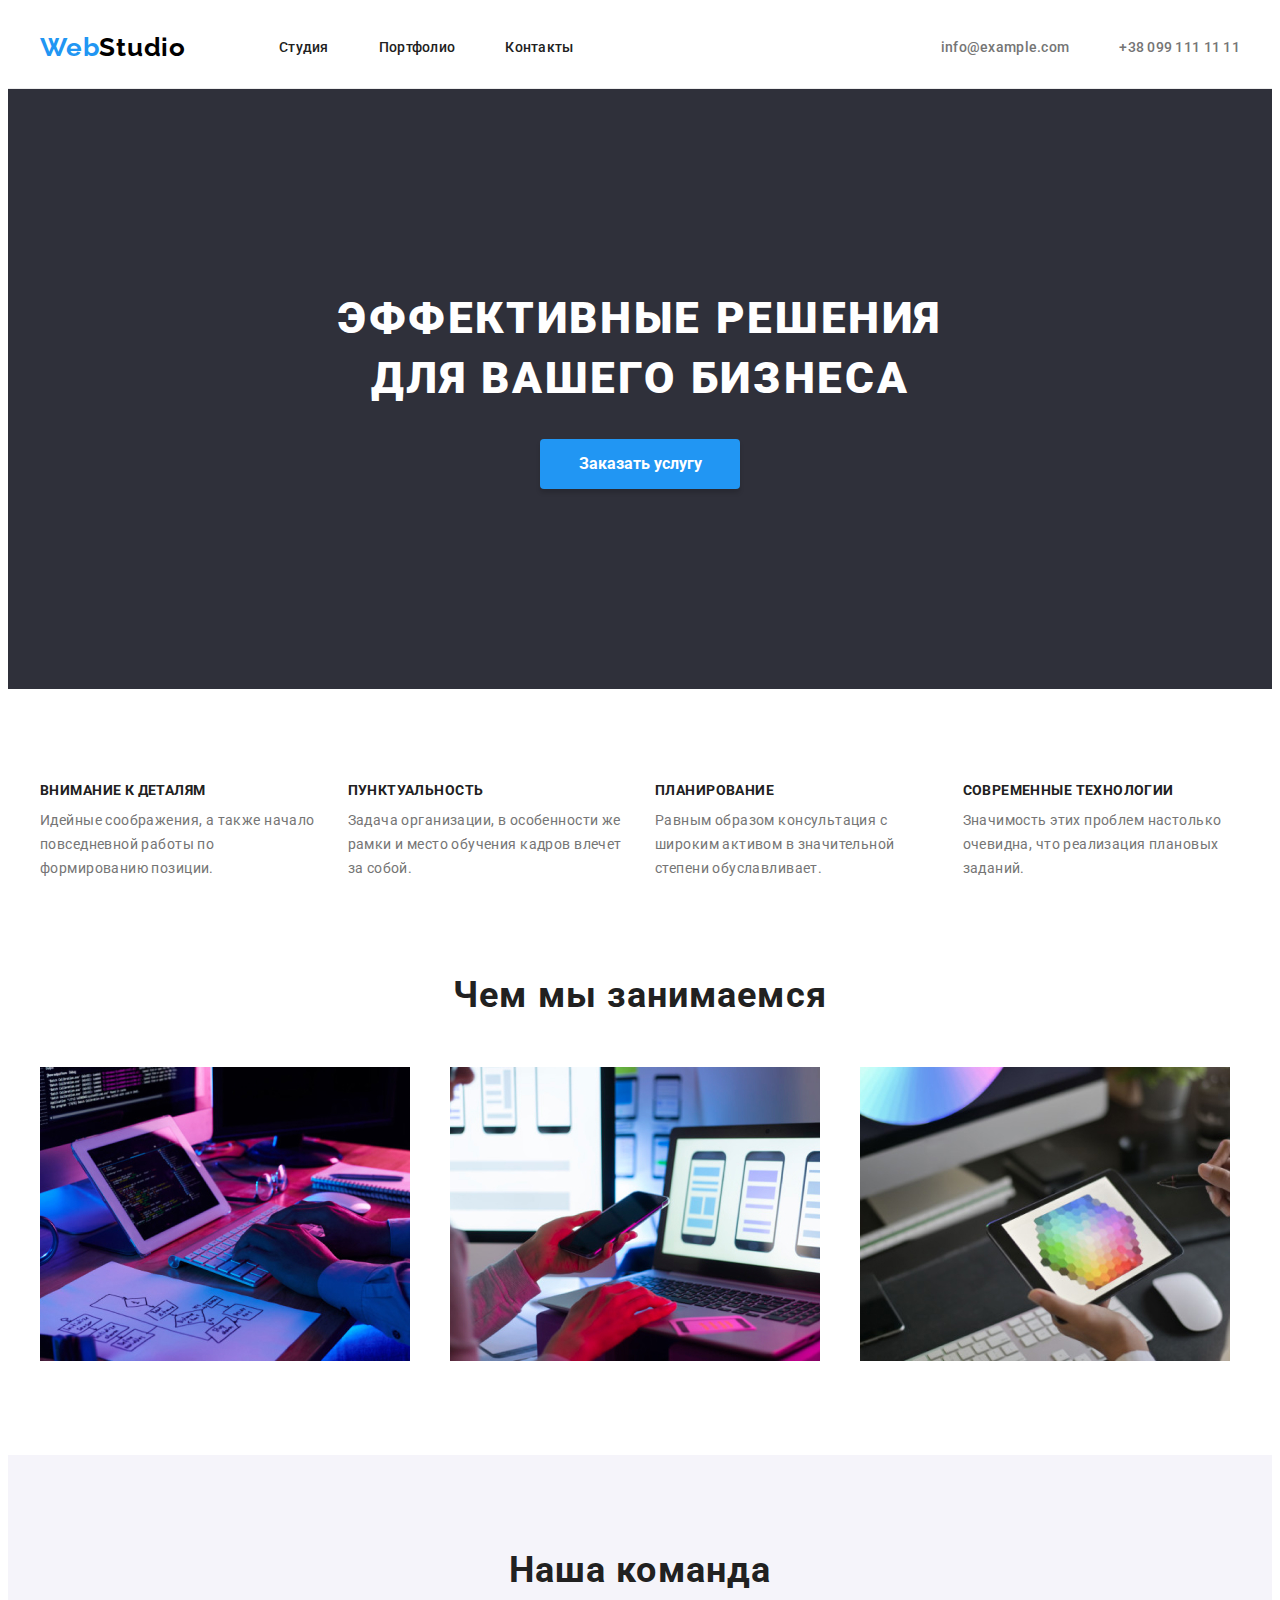
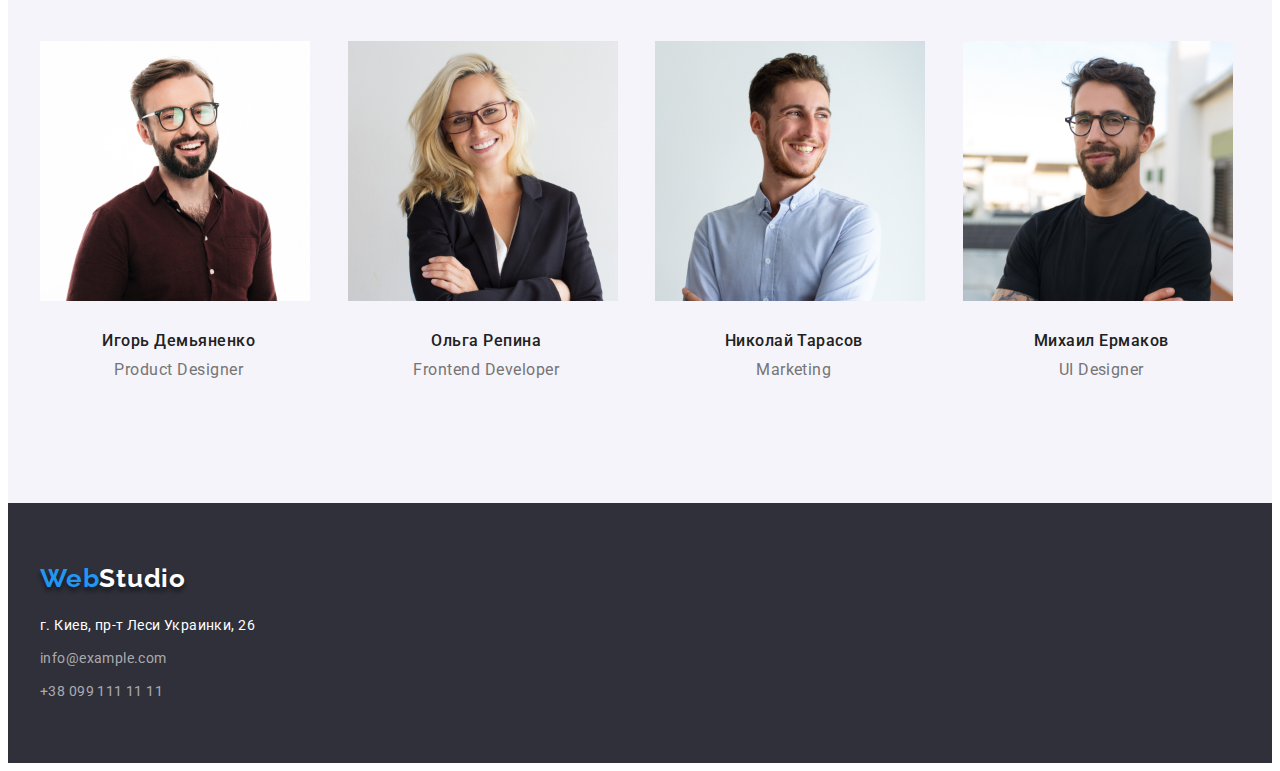
<file: index.html>
<!DOCTYPE html>
<html lang="ru">
<head>
    <meta charset="UTF-8">
    <meta http-equiv="X-UA-Compatible" content="IE=edge">
    <meta name="viewport" content="width=device-width, initial-scale=1.0">
    <link rel="preconnect" href="https://fonts.gstatic.com">
    <title>Эффективные решения для вашего бизнеса</title>
    <link rel="preconnect" href="https://fonts.gstatic.com">
    <link href="https://fonts.googleapis.com/css2?family=Raleway:wght@700&family=Roboto:wght@400;500;700;900&display=swap"
        rel="stylesheet">
    <link rel="stylesheet" href="https://cdnjs.cloudflare.com/ajax/libs/modern-normalize/1.0.0/modern-normalize.min.css"
        integrity="sha512-ISS7cAi1PEhQ8jnbJpJZMd29NlhNj4AWYyLOSp2CE/CsHxTCu+r+t0D2yoJudVrd0/8fTVPUVDzY5Tvli75u/g=="
        crossorigin="anonymous" />
    <link rel="stylesheet" href="./css/styles.css">
</head>
<body>
    <header class="header">
        <div class="container">
            <nav class="navigation">
                <a class="logo link" href="">Web<span class="logo-end">Studio</span></a>
                <ul class="navigation-list list">
                    <li class="navigation-item">
                        <a class="navigation-link link" href="./index.html">Студия</a>
                    </li>
                    <li class="navigation-item">
                        <a class="navigation-link link" href="./portfolio.html">Портфолио</a>
                    </li>
                    <li class="navigation-item">
                        <a class="navigation-link link" href="">Контакты</a>
                    </li>
                </ul>
            </nav>
            <ul class="adress-list list">
                <li class="adress-list-link">
                    <a class="navigation-link mail-link link" href="mailto:info@example.com">info@example.com</a>
                </li>
                <li class="adress-list-link">
                    <a class="navigation-link tell-link link" href="tel:+380991111111">+38 099 111 11 11</a>
                </li>
            </ul>
        </div>
    </header>
    <main>
        <!-- hero -->
        <section class="hero">
            <div class="container">
                <h1 class="hero-title">
                    Эффективные решения для вашего бизнеса
                </h1>
                <button class="modal-button" type="button">Заказать услугу</button>
            </div>
            
            
        </section>
        <!--description-->
        <section class="descrip">
            <div class="container">
        <h2 class="visually-hidden">Преимущества</h2>
        <ul class="advantages list">
         <li class="description">
        <h3 class="hero-description">Внимание к деталям</h3>
        <p class="description-item">Идейные соображения, а также начало повседневной работы по формированию позиции.</p>
         </li>
        <li class="description">
        <h3 class="hero-description">Пунктуальность</h3>
        <p class="description-item">Задача организации, в особенности же рамки и место обучения кадров влечет за собой.
        </p>
         </li>
        <li class="description">
        <h3 class="hero-description">Планирование</h3>
        <p class="description-item">Равным образом консультация с широким активом в значительной степени обуславливает.
        </p>
    </li>
    <li class="description">
        <h3 class="hero-description">Современные технологии</h3>
        <p class="description-item">Значимость этих проблем настолько очевидна, что реализация плановых заданий.</p>
    </li>
</ul>

</div>
    </section>
        <!--services-->
        <section class="services">
            <div class="container">
                <h2 class="title">
                    Чем мы занимаемся
                </h2>
                <ul class="services-list list">
                    <li class="services-list-item">
                        <img class="services-list-img" src="./images/service/service-img-1.jpg" alt="Набирает текст" width="370"
                            height="294">
                    </li>
                    <li class="services-list-item">
                        <img class="services-list-img" src="./images/service/service-img-2.jpg" alt="Работает на телефоне" width="370"
                            height="294">
                    </li>
                    <li class="services-list-item">
                        <img class="services-list-img" src="./images/service/service-img-3.jpg" alt="Работает на планшете" width="370"
                            height="294">
                    </li>
                </ul>
            </div>

        </section>
        <!--team-->
        <section class="team">
            <div class="container">
                <h2 class="title">
                    Наша команда
                </h2>
                <ul class="team-list list">
                    <li class="team-list-item">
                        <img class="team-list-img" src="./images/team/team-img-1.jpg" alt="Игорь Демьяненко" width="270" height="260">
                        <div class="team-descriptions">
                            <h3 class="team-list-name">
                                Игорь Демьяненко
                            </h3>
                            <p class="team-list-position" lang="en">
                                Product Designer
                            </p>
                        </div>
                    </li>
                    <li class="team-list-item">
                        <img class="team-list-img" src="./images/team/team-img-2.jpg" alt="Ольга Репина" width="270" height="260">
                        <div class="team-descriptions">
                            <h3 class="team-list-name">
                                Ольга Репина
                            </h3>
                            <p class="team-list-position" lang="en">
                                Frontend Developer
                            </p>
                        </div>   
                    </li>
                    <li class="team-list-item">
                        <img class="team-list-img" src="./images/team/team-img-3.jpg" alt="Николай Тарасов" width="270" height="260">
                        <div class="team-descriptions">
                            <h3 class="team-list-name">
                                Николай Тарасов
                            </h3>
                            <p class="team-list-position" lang="en">
                                Marketing
                            </p>
                        </div>                        
                    </li>
                    <li class="team-list-item">
                        <img class="team-list-img" src="./images/team/team-img-4.jpg" alt="Михаил Ермаков" width="270" height="260">
                        <div class="team-descriptions">
                            <h3 class="team-list-name">
                                Михаил Ермаков
                            </h3>
                            <p class="team-list-position" lang="en">
                                UI Designer
                            </p>
                        </div>                       
                    </li>
                </ul>
            </div>
         
        </section>
    </main>
    <footer class="basement">
        <div class="container">
            <a class="logo-basement link" href="">Web<span class="logo-end-basement">Studio</span></a>
            <address class="contacts">
                <ul class="contacts-list list">
                    <li class="contacts-list-item">
                        <a class="contacts-address link" href="https://goo.gl/maps/Hc5dCCXvWdihvtLM9" target="_blank"
                            rel="noopener noreferrer">г. Киев, пр-т Леси Украинки, 26</a>
                    </li>
                    <li class="contacts-list-item">
                        <a class="contacts-mail link" href="mailto:info@example.com">info@example.com</a>
                    </li>
                    <li class="contacts-list-item">
                        <a class="contacts-tel link" href="tel:+380991111111">+38 099 111 11 11</a>
                    </li>
                </ul>
            </address>
        </div>
    </footer>
</body>
</html>
</file>
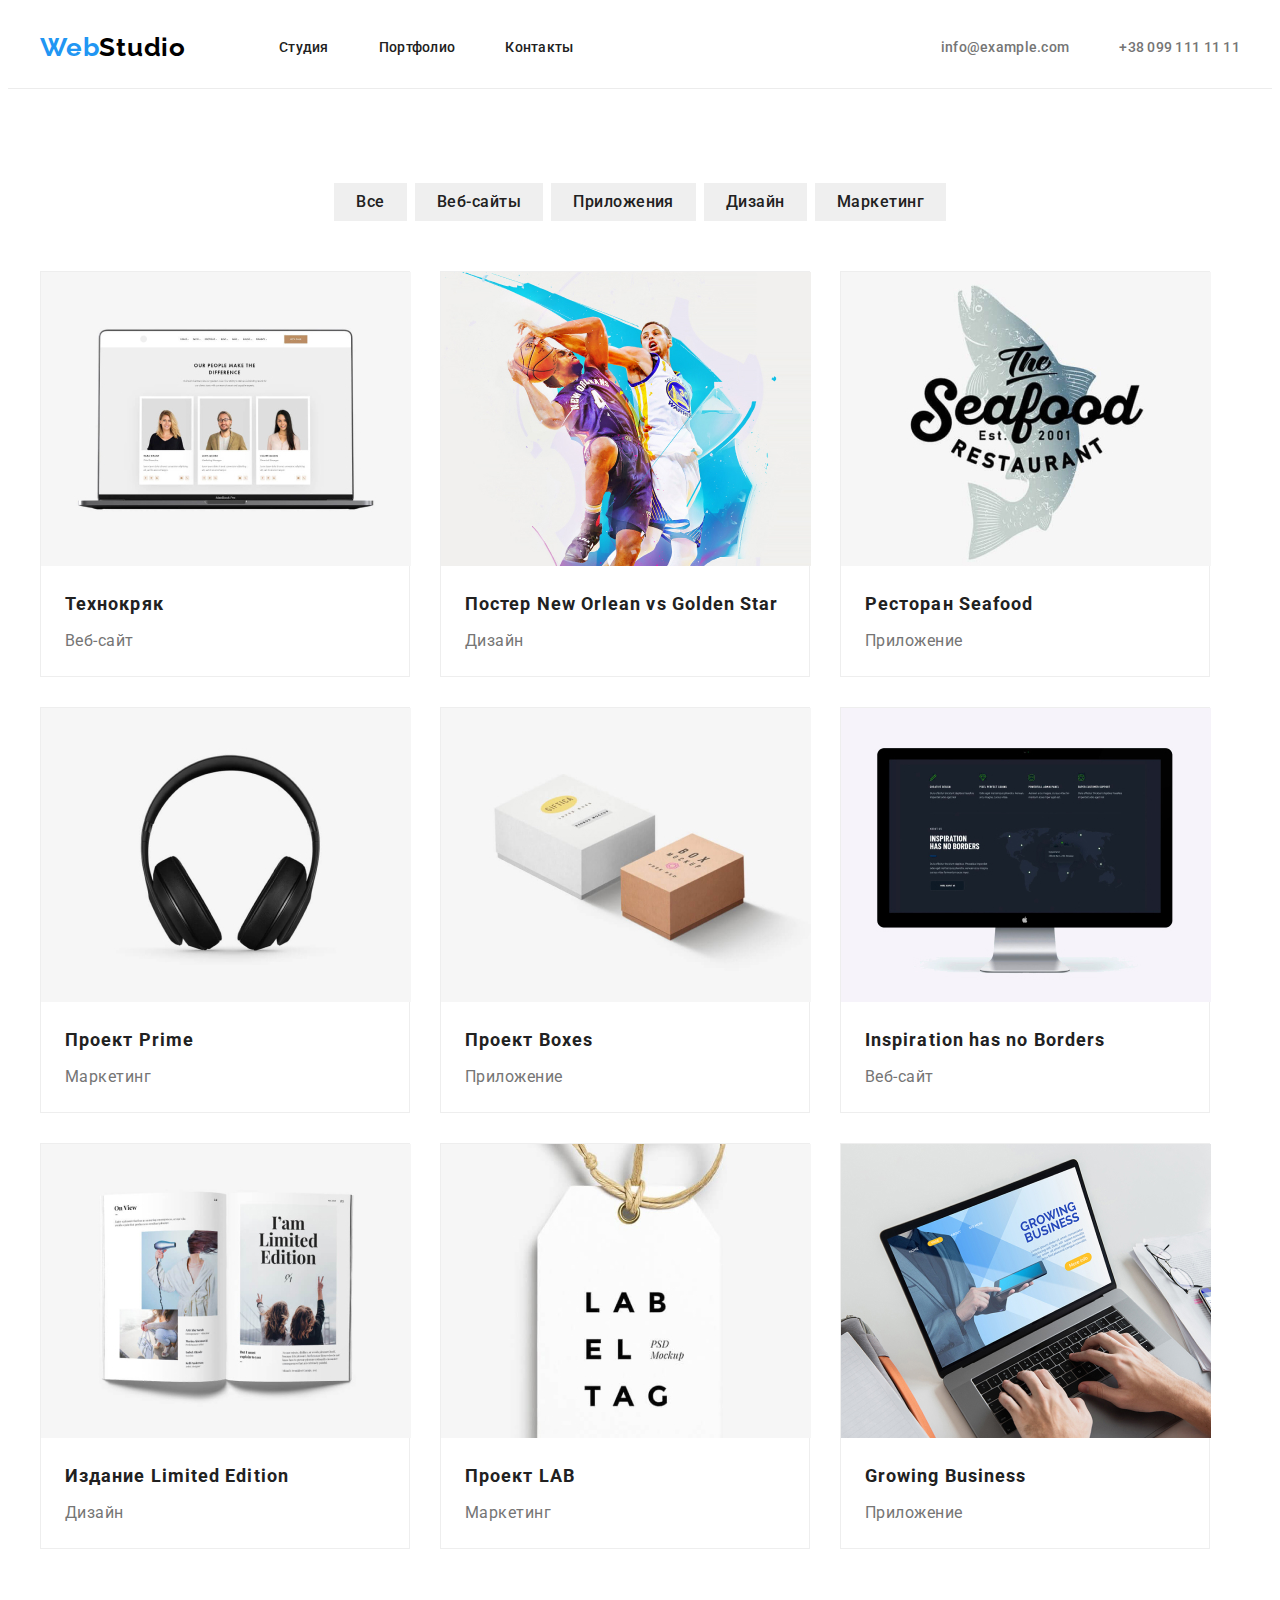
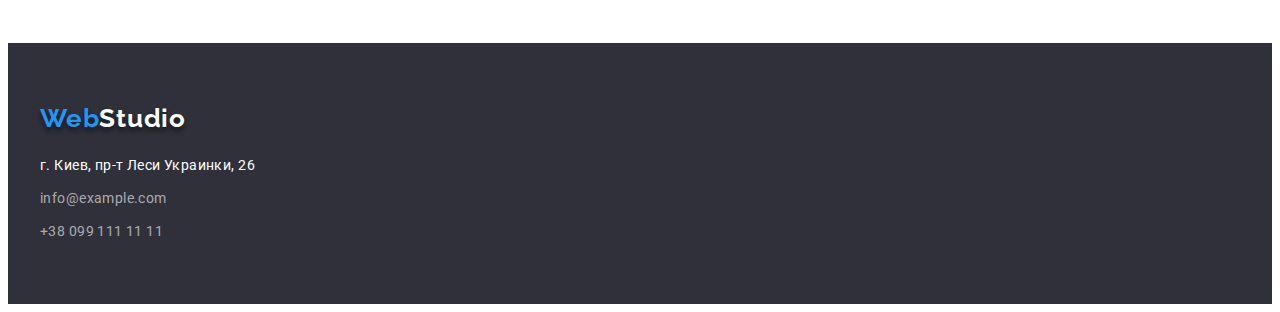
<file: portfolio.html>
<!DOCTYPE html>
<html lang="ru">
<head>
    <meta charset="UTF-8">
    <meta http-equiv="X-UA-Compatible" content="IE=edge">
    <meta name="viewport" content="width=device-width, initial-scale=1.0">
    <title>Portfolio</title>
    <link rel="preconnect" href="https://fonts.gstatic.com">
    <link href="https://fonts.googleapis.com/css2?family=Raleway:wght@700&family=Roboto:wght@400;500;700;900&display=swap"
        rel="stylesheet">
    <link rel="stylesheet" href="https://cdnjs.cloudflare.com/ajax/libs/modern-normalize/1.0.0/modern-normalize.min.css"
        integrity="sha512-ISS7cAi1PEhQ8jnbJpJZMd29NlhNj4AWYyLOSp2CE/CsHxTCu+r+t0D2yoJudVrd0/8fTVPUVDzY5Tvli75u/g=="
        crossorigin="anonymous" />
    <link rel="stylesheet" href="./css/styles.css">
</head>
<body>
<header class="header">
    <div class="container">
        <nav class="navigation">
            <a class="logo link" href="">Web<span class="logo-end">Studio</span></a>
            <ul class="navigation-list list">
                <li class="navigation-item">
                    <a class="navigation-link link" href="./index.html">Студия</a>
                </li>
                <li class="navigation-item">
                    <a class="navigation-link link" href="./portfolio.html">Портфолио</a>
                </li>
                <li class="navigation-item">
                    <a class="navigation-link link" href="">Контакты</a>
                </li>
            </ul>
        </nav>
        <ul class="adress-list list">
            <li class="adress-list-link">
                <a class="navigation-link mail-link link" href="mailto:info@example.com">info@example.com</a>
            </li>
            <li class="adress-list-link">
                <a class="navigation-link tell-link link" href="tel:+380991111111">+38 099 111 11 11</a>
            </li>
        </ul>
    </div>
</header>
<main>
    <!--hero-->
    <section class="portfolio">
        <div class="container">
        <h1 class="visually-hidden">Portfolio</h1>
<ul class="portfolio-list list">
    <li class="portfolio-list-item">
        <button class="portfolio-list-btn" type="button">Все</button>
    </li>
    <li class="portfolio-list-item">
        <button class="portfolio-list-btn" type="button">Веб-сайты</button>
    </li>
    <li class="portfolio-list-item">
        <button class="portfolio-list-btn" type="button">Приложения</button>
    </li>
    <li class="portfolio-list-item">
        <button class="portfolio-list-btn" type="button">Дизайн</button>
    </li>
    <li class="portfolio-list-item">
        <button class="portfolio-list-btn" type="button">Маркетинг</button>
    </li>
</ul>

    <ul class="portfolio-description-list list">
        <li class="portfolio-description-list-item">
            <img class="portfolio-description-img" src="./images/potfolio/potfolio-img-1.jpg" alt="" width="370" height="294">
           <div class="portfolio-description">
            <h3 class="portfolio-description-title">
                Технокряк
            </h3>
            <p class="portfolio-description-about">
                Веб-сайт
            </p>
           </div>  
        </li>
        <li class="portfolio-description-list-item">
            <img class="portfolio-description-img" src="./images/potfolio/potfolio-img-2.jpg" alt="" width="370" height="294">
            <div class="portfolio-description">
                <h3 class="portfolio-description-title" lang="en">
                    Постер New Orlean vs Golden Star
                </h3>
                <p class="portfolio-description-about">
                    Дизайн
                </p>
            </div>  
         </li>
        <li class="portfolio-description-list-item">
            <img class="portfolio-description-img" src="./images/potfolio/potfolio-img-3.jpg" alt="" width="370" height="294">
            <div class="portfolio-description">
                <h3 class="portfolio-description-title">
                    Ресторан <span lang="en">Seafood</span>
                </h3>
                <p class="portfolio-description-about">
                    Приложение
                </p>
            </div> 
        </li>
        <li class="portfolio-description-list-item">
            <img class="portfolio-description-img" src="./images/potfolio/potfolio-img-4.jpg" alt="" width="370" height="294">
            <div class="portfolio-description">
                <h3 class="portfolio-description-title">
                    Проект <span lang="en">Prime</span>
                </h3>
                <p class="portfolio-description-about">
                    Маркетинг
                </p>
            </div>
        </li>
        <li class="portfolio-description-list-item">
            <img class="portfolio-description-img" src="./images/potfolio/potfolio-img-5.jpg" alt="" width="370" height="294">
            <div class="portfolio-description">
                <h3 class="portfolio-description-title">
                    Проект <span lang="en">Boxes</span>
                </h3>
                <p class="portfolio-description-about">
                    Приложение
                </p>
            </div>
        </li>
        <li class="portfolio-description-list-item">
            <img class="portfolio-description-img" src="./images/potfolio/potfolio-img-6.jpg" alt="" width="370" height="294">
            <div class="portfolio-description">
                <h3 class="portfolio-description-title" lang="en">
                    Inspiration has no Borders
                </h3>
                <p class="portfolio-description-about">
                    Веб-сайт
                </p>
            </div>
        </li>
        <li class="portfolio-description-list-item">
            <img class="portfolio-description-img" src="./images/potfolio/potfolio-img-7.jpg" alt="" width="370" height="294">
            <div class="portfolio-description">
                <h3 class="portfolio-description-title">
                    Издание <span lang="en">Limited Edition</span>
                </h3>
                <p class="portfolio-description-about">
                    Дизайн
                </p>
            </div>
        </li>
        <li class="portfolio-description-list-item">
            <img class="portfolio-description-img" src="./images/potfolio/potfolio-img-8.jpg" alt="" width="370" height="294">
            <div class="portfolio-description">
                <h3 class="portfolio-description-title">
                    Проект <span lang="en">LAB</span>
                </h3>
                <p class="portfolio-description-about">
                    Маркетинг
                </p>
            </div>
        </li>
        <li class="portfolio-description-list-item">
            <img class="portfolio-description-img" src="./images/potfolio/potfolio-img-9.jpg" alt="" width="370" height="294">
            <div class="portfolio-description">
                <h3 class="portfolio-description-title" lang="en">
                    Growing Business
                </h3>
                <p class="portfolio-description-about">
                    Приложение
                </p>
            </div>
        </li>
    </ul>
</div>
    </section>
    
</main>
<footer class="basement">
    <div class="container">
        <a class="logo-basement link" href="">Web<span class="logo-end-basement">Studio</span></a>
        <address class="contacts">
            <ul class="contacts-list list">
                <li class="contacts-list-item">
                    <a class="contacts-address link" href="https://goo.gl/maps/Hc5dCCXvWdihvtLM9" target="_blank"
                        rel="noopener noreferrer">г. Киев, пр-т Леси Украинки, 26</a>
                </li>
                <li class="contacts-list-item">
                    <a class="contacts-mail link" href="mailto:info@example.com">info@example.com</a>
                </li>
                <li class="contacts-list-item">
                    <a class="contacts-tel link" href="tel:+380991111111">+38 099 111 11 11</a>
                </li>
            </ul>
        </address>
    </div>
</footer>
</body>
</html>
</file>
<file: css/styles.css>
:root {
  --hero-footer-bndcolor: #2f303a;

  --team-color: #f5f4fa;

  --prime-text-color: #212121;

  --secondary-text-color: #757575;

  --decorative-color: #2196f3;

  --hero-footer-text-color: #ffffff;

  --logo-end-text-color: #000000;

  --main-font: 'Roboto', sans-serif;

  --secondary-font: 'Raleway', sans-serif;
}

h1,
h2,
h3,
h4,
h5,
h6,
p {
  margin: 0;
}

ul,
ol {
  margin: 0;
  padding: 0;
}

img {
  display: block;
}

.link {
  text-decoration: none;
}
.list {
  list-style: none;
}
.address {
  font-style: normal;
}

.visually-hidden {
  position: absolute !important;
  clip: rect(1px 1px 1px 1px); /* IE6, IE7 */
  clip: rect(1px, 1px, 1px, 1px);
  padding: 0 !important;
  border: 0 !important;
  height: 1px !important;
  width: 1px !important;
  overflow: hidden;
}

.container {
  width: 1200px;
  margin: 0 auto;
  padding-left: 15px;
  padding-right: 15px;
}

/*==================header===============*/
.header {
  padding-top: 24px;
  padding-bottom: 25px;
  border-bottom: 1px solid #ececec;
}

.header .container {
  display: flex;
  align-items: center;
}

.navigation {
  display: flex;
  align-items: center;
}

.navigation-list {
  display: flex;
  align-items: center;
}

.adress-list {
  display: flex;
  align-items: center;
  margin-left: auto;
}

.logo {
  font-family: var(--secondary-font);
  font-style: normal;
  font-weight: bold;
  font-size: 26px;
  line-height: 1.19;
  /* identical to box height */

  letter-spacing: 0.03em;

  color: var(--decorative-color);

  margin-right: 93px;
}

.logo-end {
  font-family: var(--secondary-font);
  font-style: normal;
  font-weight: bold;
  font-size: 26px;
  line-height: 1.19;
  /* identical to box height */

  letter-spacing: 0.03em;

  color: var(--logo-end-text-color);
}
.navigation-link {
  font-family: var(--main-font);
  font-style: normal;
  font-weight: 500;
  font-size: 14px;
  line-height: 1.14;
  letter-spacing: 0.02em;

  color: var(--prime-text-color);
}
.navigation-link:hover,
.navigation-link:focus {
  color: var(--decorative-color);
}

.navigation-item:not(:last-child) {
  margin-right: 50px;
}

.mail-link {
  font-family: var(--main-font);
  font-style: normal;
  font-weight: 500;
  font-size: 14px;
  line-height: 1.14;
  letter-spacing: 0.02em;

  color: var(--secondary-text-color);

  margin-right: 50px;
}

.tell-link {
  font-family: var(--main-font);
  font-style: normal;
  font-weight: 500;
  font-size: 14px;
  line-height: 1.14;
  letter-spacing: 0.02em;

  color: var(--secondary-text-color);
}

/*=================end header===============*/

/*==================hero===============*/

.hero {
  background-color: var(--hero-footer-bndcolor);

  padding-top: 200px;
  padding-bottom: 200px;
  text-align: center;
}

.hero-title {
  font-family: var(--main-font);
  font-style: normal;
  font-weight: 900;
  font-size: 44px;
  line-height: 1.36;
  /* or 136% */

  text-align: center;
  letter-spacing: 0.06em;
  text-transform: uppercase;

  color: #ffffff;

  margin: 0 auto;
  width: 696px;

  align-items: center;
  text-align: center;
  letter-spacing: 0.06em;
}

.modal-button {
  min-width: 200px;
  background: var(--decorative-color);
  box-shadow: 0px 4px 4px rgba(0, 0, 0, 0.15);
  border-radius: 4px;
  padding: 10px 32px;
  margin-top: 30px;

  font-family: var(--main-font);
  font-style: normal;
  font-weight: bold;
  font-size: 16px;
  line-height: 1.88;
  /* identical to box height, or 187% */

  color: #ffffff;

  border: none;
}

/*=================end hero===============*/

/*=================description===============*/

.hero-description {
  font-family: var(--main-font);
  font-style: normal;
  font-weight: bold;
  font-size: 14px;
  line-height: 1.14;
  letter-spacing: 0.03em;
  text-transform: uppercase;

  color: var(--prime-text-color);
}

.description-item {
  font-family: var(--main-font);
  font-style: normal;
  font-weight: normal;
  font-size: 14px;
  line-height: 1.71;
  /* or 171% */

  letter-spacing: 0.03em;

  color: var(--secondary-text-color);
}

.descrip {
  padding-top: 94px;
  padding-bottom: 94px;
}

.advantages {
  margin-left: -30px;
  display: flex;
}

.description {
  margin-left: 30px;
  flex-basis: calc(100% / 4 - 30px);
}

.hero-description {
  margin-bottom: 10px;
}

/*================end description===============*/

/*=================services===============*/

.services {
  padding-bottom: 94px;
}

.title {
  font-family: var(--main-font);
  font-style: normal;
  font-weight: bold;
  font-size: 36px;
  line-height: 1.17;
  text-align: center;
  letter-spacing: 0.03em;

  color: var(--prime-text-color);

  margin-bottom: 50px;
}

.services-list {
  display: flex;
  margin-left: -30px;
}

.services-list-item {
  margin-left: 30px;
  flex-basis: calc(100% / 3 - 30px);
}
/*================end services===============*/

/*=================team===============*/

.team {
  background-color: var(--team-color);
  padding-top: 94px;
  padding-bottom: 94px;
}

.team-list {
  display: flex;
  margin-left: -30px;
}

.team-list-item {
  flex-basis: calc(100% / 4 - 30px);
  margin-left: 30px;
}

.team-descriptions {
  padding-top: 30px;
  padding-bottom: 30px;
}

.team-list-name {
  font-family: var(--main-font);
  font-style: normal;
  font-weight: 500;
  font-size: 16px;
  line-height: 1.19;
  /* identical to box height */

  text-align: center;
  letter-spacing: 0.03em;

  color: var(--prime-text-color);

  margin-bottom: 10px;
}

.team-list-position {
  font-family: var(--main-font);
  font-style: normal;
  font-weight: normal;
  font-size: 16px;
  line-height: 1.19;
  /* identical to box height */

  text-align: center;
  letter-spacing: 0.03em;

  color: var(--secondary-text-color);
}

/*================end team===============*/

/*=================footer===============*/

.logo-basement {
  font-family: var(--secondary-font);
  font-style: normal;
  font-weight: bold;
  font-size: 26px;
  line-height: 1.19;
  /* identical to box height */

  letter-spacing: 0.03em;

  color: var(--decorative-color);
  text-shadow: 0px 4px 4px rgba(0, 0, 0, 0.25), 0px 4px 4px rgba(0, 0, 0, 0.25);
}

.logo-end-basement {
  font-family: var(--secondary-font);
  font-style: normal;
  font-weight: bold;
  font-size: 26px;
  line-height: 1.19;
  /* identical to box height */

  letter-spacing: 0.03em;

  color: var(--hero-footer-text-color);
  text-shadow: 0px 4px 4px rgba(0, 0, 0, 0.25), 0px 4px 4px rgba(0, 0, 0, 0.25);
}

.basement {
  padding-top: 60px;
  padding-bottom: 60px;
}

.contacts-list {
  margin-top: 20px;
}

.contacts-list-item:not(:last-child) {
  margin-bottom: 9px;
}

.contacts-address {
  font-family: var(--main-font);
  font-style: normal;
  font-weight: normal;
  font-size: 14px;
  line-height: 1.71;
  /* or 171% */

  letter-spacing: 0.03em;

  color: var(--hero-footer-text-color);
}

.contacts-mail {
  font-family: var(--main-font);
  font-style: normal;
  font-weight: normal;
  font-size: 14px;
  line-height: 1.71;
  /* or 171% */

  letter-spacing: 0.03em;

  color: rgba(255, 255, 255, 0.6);
}

.basement {
  background-color: var(--hero-footer-bndcolor);
}

.contacts-tel {
  font-family: var(--main-font);
  font-style: normal;
  font-weight: normal;
  font-size: 14px;
  line-height: 1.71;
  /* or 171% */

  letter-spacing: 0.03em;

  color: rgba(255, 255, 255, 0.6);
}

/*================end footer===============*/

/*=================Portfolio-hero===============*/

.portfolio {
  padding-top: 94px;
  padding-bottom: 94px;
}

.portfolio-list {
  display: flex;
  align-items: center;
  justify-content: center;
  padding-bottom: 50px;
}

.portfolio-list-item:not(:last-child) {
  margin-right: 8px;
}

.portfolio-list-btn {
  min-width: 73px;
  font-family: var(--main-font);
  font-style: normal;
  font-weight: 500;
  font-size: 16px;
  line-height: 1.63;
  /* identical to box height, or 162% */

  text-align: center;
  letter-spacing: 0.03em;
  cursor: pointer;
  color: var(--prime-text-color);

  padding: 6px 22px;
  border: none;
}

.portfolio-list-btn:hover,
.Portfolio-list-btn:focus {
  background-color: var(--decorative-color);
  color: var(--hero-footer-text-color);
}

.portfolio-description {
  padding: 20px 24px;
}

/*===============end-Portfolio-hero===============*/

/*===============portfolio-description===============*/

.portfolio-description-list {
  display: flex;
  flex-wrap: wrap;
  margin-left: -30px;
  margin-bottom: -30px;
}

.portfolio-description-list-item {
  flex-basis: calc(100% / 9 - 30px);
  margin-left: 30px;
  margin-bottom: 30px;
  align-content: flex-start;

  width: 370px;

  background: #ffffff;
  border: 1px solid #eeeeee;
  box-sizing: border-box;
}

.portfolio-description-title {
  font-family: var(--main-font);
  font-style: normal;
  font-weight: bold;
  font-size: 18px;
  line-height: 2;
  /* identical to box height, or 200% */

  letter-spacing: 0.06em;

  color: var(--prime-text-color);

  margin-bottom: 4px;
}

.portfolio-description-about {
  font-family: var(--main-font);
  font-style: normal;
  font-weight: normal;
  font-size: 16px;
  line-height: 1.88;
  /* identical to box height, or 187% */

  letter-spacing: 0.03em;

  color: var(--secondary-text-color);
}
/*===============portfolio-description===============*/
</file>
